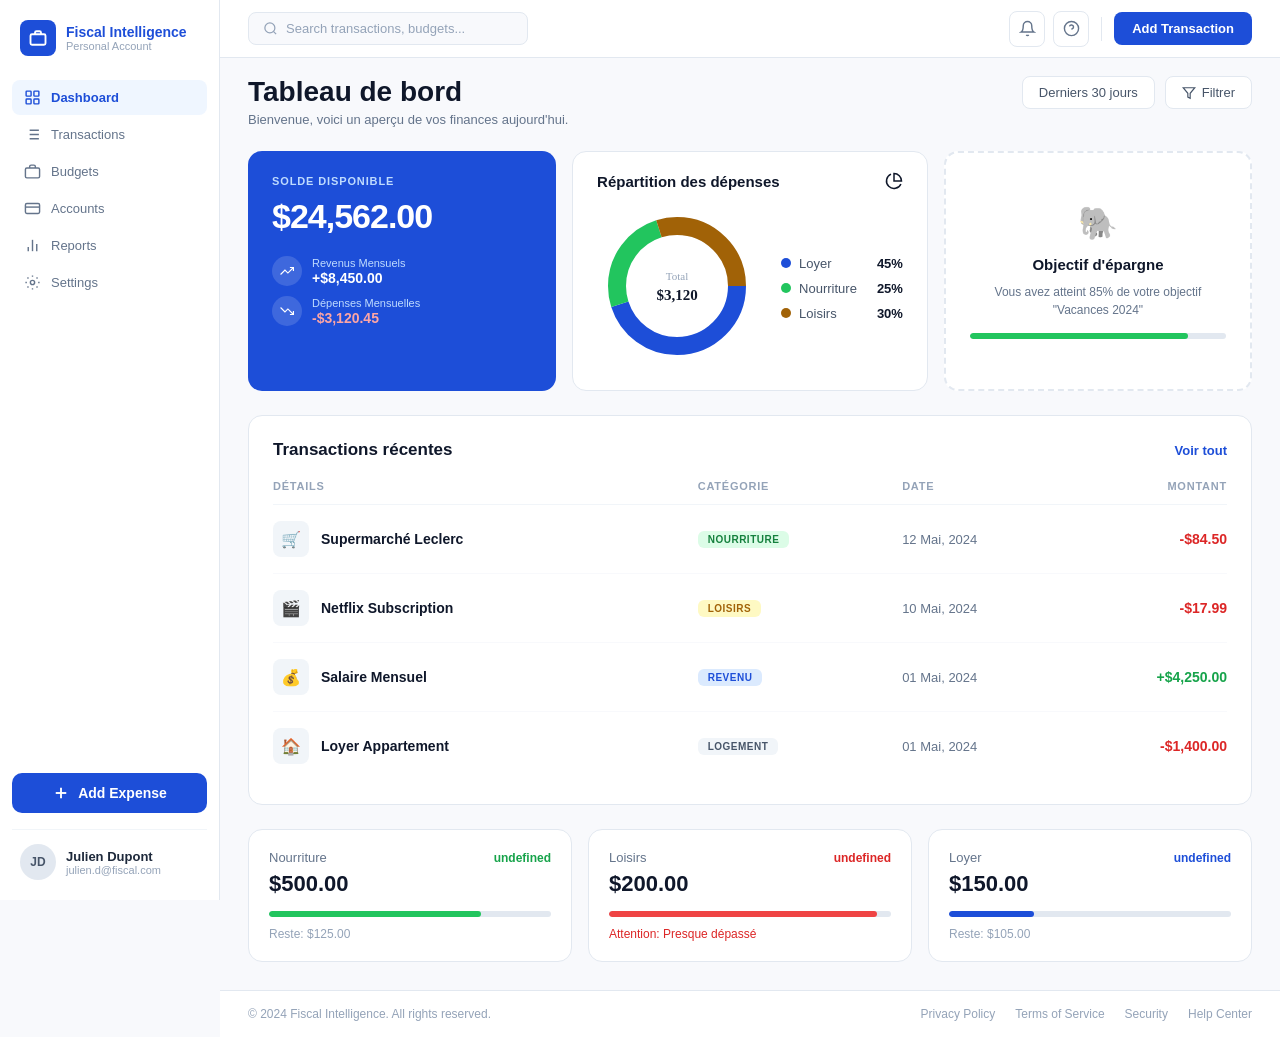
<file: index.html>
<!doctype html>
<html lang="fr">

<head>
    <meta charset="UTF-8" />
    <meta name="viewport" content="width=device-width, initial-scale=1.0" />
    <meta http-equiv="Content-Security-Policy" content="default-src 'self'; script-src 'self' 'unsafe-inline'; style-src 'self' 'unsafe-inline'; img-src 'self' data: https:; connect-src 'self' http://localhost:3000 ws://localhost:3000; font-src 'self' data:;" />
    <link rel="stylesheet" href="./budget-tracker.css" />
    <title>Fiscal Intelligence – Dashboard</title>
</head>

<body>

    <!-- ── Sidebar ── -->
    <aside class="sidebar">
        <div class="sidebar-brand">
            <div class="brand-icon">
                <svg viewBox="0 0 24 24" fill="none" stroke="currentColor" stroke-width="2.5">
                    <rect x="2" y="7" width="20" height="14" rx="2" />
                    <path d="M16 7V5a2 2 0 00-2-2h-4a2 2 0 00-2 2v2" />
                </svg>
            </div>
            <div>
                <div class="brand-name">Fiscal Intelligence</div>
                <div class="brand-sub">Personal Account</div>
            </div>
        </div>

        <nav class="sidebar-nav">
            <a href="#" class="nav-item active" data-page="dashboard">
                <svg viewBox="0 0 24 24" fill="none" stroke="currentColor" stroke-width="2">
                    <rect x="3" y="3" width="7" height="7" rx="1" />
                    <rect x="14" y="3" width="7" height="7" rx="1" />
                    <rect x="3" y="14" width="7" height="7" rx="1" />
                    <rect x="14" y="14" width="7" height="7" rx="1" />
                </svg>
                Dashboard
            </a>
            <a href="#" class="nav-item" data-page="transactions">
                <svg viewBox="0 0 24 24" fill="none" stroke="currentColor" stroke-width="2">
                    <path d="M8 6h13M8 12h13M8 18h13M3 6h.01M3 12h.01M3 18h.01" />
                </svg>
                Transactions
            </a>
            <a href="#" class="nav-item" data-page="budgets">
                <svg viewBox="0 0 24 24" fill="none" stroke="currentColor" stroke-width="2">
                    <rect x="2" y="7" width="20" height="14" rx="2" />
                    <path d="M16 7V5a2 2 0 00-2-2h-4a2 2 0 00-2 2v2" />
                </svg>
                Budgets
            </a>
            <a href="#" class="nav-item" data-page="accounts">
                <svg viewBox="0 0 24 24" fill="none" stroke="currentColor" stroke-width="2">
                    <rect x="2" y="5" width="20" height="14" rx="2" />
                    <line x1="2" y1="10" x2="22" y2="10" />
                </svg>
                Accounts
            </a>
            <a href="#" class="nav-item" data-page="reports">
                <svg viewBox="0 0 24 24" fill="none" stroke="currentColor" stroke-width="2">
                    <line x1="18" y1="20" x2="18" y2="10" />
                    <line x1="12" y1="20" x2="12" y2="4" />
                    <line x1="6" y1="20" x2="6" y2="14" />
                </svg>
                Reports
            </a>
            <a href="#" class="nav-item" data-page="settings">
                <svg viewBox="0 0 24 24" fill="none" stroke="currentColor" stroke-width="2">
                    <circle cx="12" cy="12" r="3" />
                    <path
                        d="M19.07 4.93l-1.41 1.41M4.93 4.93l1.41 1.41M12 2v2M12 20v2M2 12h2M20 12h2M19.07 19.07l-1.41-1.41M4.93 19.07l1.41-1.41" />
                </svg>
                Settings
            </a>
        </nav>

        <button class="add-expense-btn" id="addExpenseBtn">
            <svg viewBox="0 0 24 24" fill="none" stroke="currentColor" stroke-width="2.5">
                <line x1="12" y1="5" x2="12" y2="19" />
                <line x1="5" y1="12" x2="19" y2="12" />
            </svg>
            Add Expense
        </button>

        <div class="sidebar-user">
            <div class="user-avatar">JD</div>
            <div>
                <div class="user-name">Julien Dupont</div>
                <div class="user-email">julien.d@fiscal.com</div>
            </div>
        </div>
    </aside>

    <!-- ── Main ── -->
    <div class="main-wrapper">

        <!-- Top bar -->
        <header class="topbar">
            <div class="search-box">
                <svg viewBox="0 0 24 24" fill="none" stroke="currentColor" stroke-width="2">
                    <circle cx="11" cy="11" r="8" />
                    <path d="m21 21-4.35-4.35" />
                </svg>
                <input type="text" placeholder="Search transactions, budgets..." />
            </div>
            <div class="topbar-actions">
                <button class="icon-btn">
                    <svg viewBox="0 0 24 24" fill="none" stroke="currentColor" stroke-width="2">
                        <path d="M18 8A6 6 0 006 8c0 7-3 9-3 9h18s-3-2-3-9M13.73 21a2 2 0 01-3.46 0" />
                    </svg>
                </button>
                <button class="icon-btn">
                    <svg viewBox="0 0 24 24" fill="none" stroke="currentColor" stroke-width="2">
                        <circle cx="12" cy="12" r="10" />
                        <path d="M9.09 9a3 3 0 015.83 1c0 2-3 3-3 3M12 17h.01" />
                        
                    </svg>
                </button>
                <div class="topbar-divider"></div>
                <button class="btn-add-transaction">Add Transaction</button>
            </div>
        </header>

        <!-- Page content rendered by JS -->
        <main class="page-content" id="pageContent"></main>

        <footer class="page-footer">
            <span>© 2024 Fiscal Intelligence. All rights reserved.</span>
            <div class="footer-links">
                <a href="#">Privacy Policy</a>
                <a href="#">Terms of Service</a>
                <a href="#">Security</a>
                <a href="#">Help Center</a>
            </div>
        </footer>
    </div>

</body>
<script type="module" src="./main.js"></script>

</html>
</file>
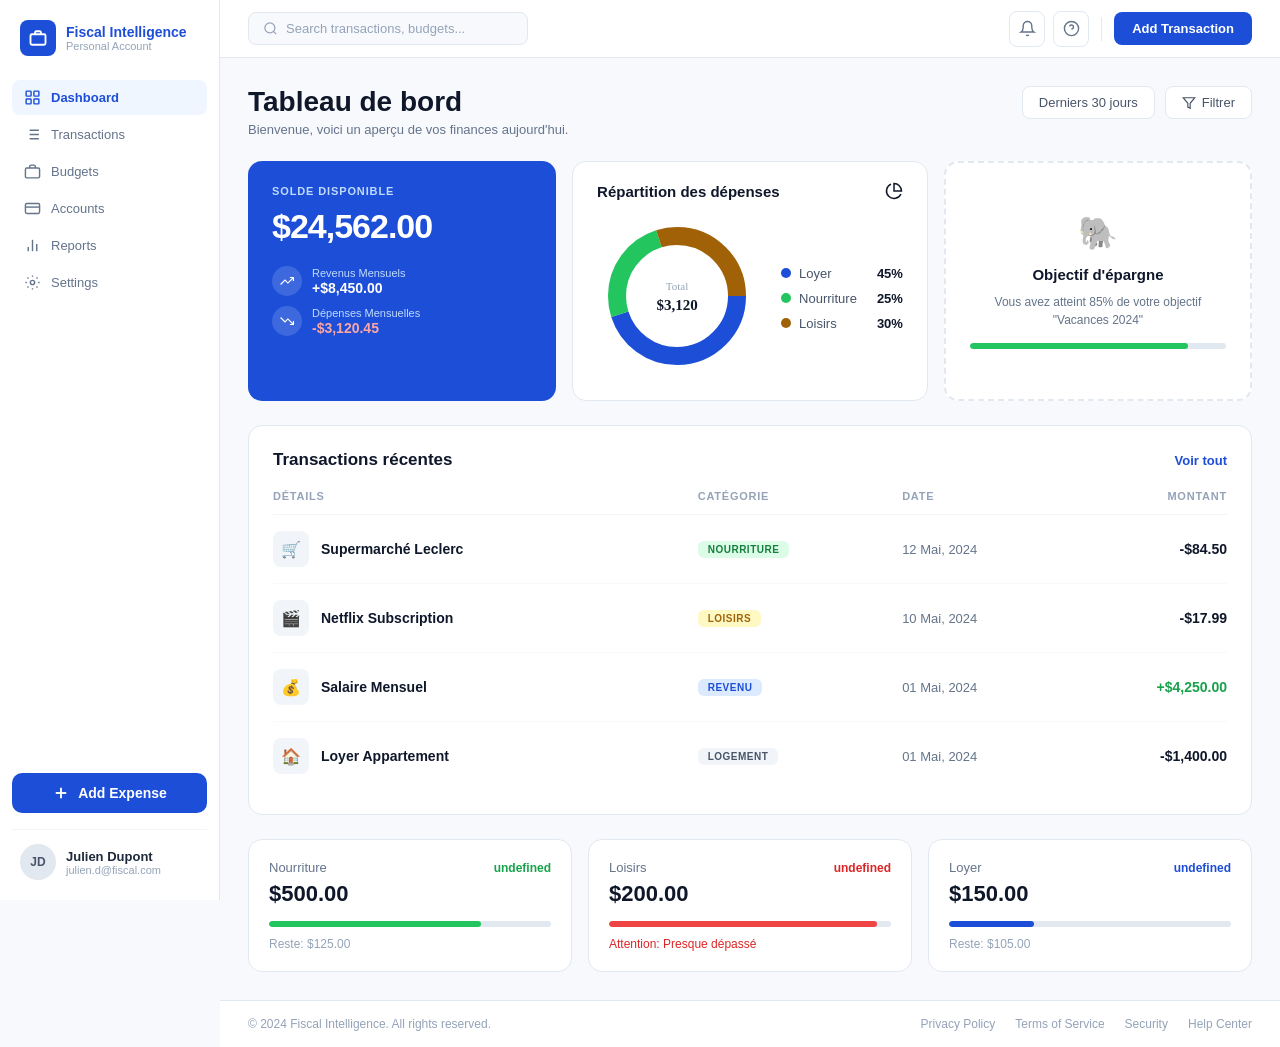
<file: dashboard.html>
<!doctype html>
<html lang="fr">

<head>
    <meta charset="UTF-8" />
    <meta name="viewport" content="width=device-width, initial-scale=1.0" />
    <link rel="stylesheet" href="./dashboard.css" />
    <title>Fiscal Intelligence – Dashboard</title>
</head>

<body>

    <!-- ── Sidebar ── -->
    <aside class="sidebar">
        <div class="sidebar-brand">
            <div class="brand-icon">
                <svg viewBox="0 0 24 24" fill="none" stroke="currentColor" stroke-width="2.5">
                    <rect x="2" y="7" width="20" height="14" rx="2" />
                    <path d="M16 7V5a2 2 0 00-2-2h-4a2 2 0 00-2 2v2" />
                </svg>
            </div>
            <div>
                <div class="brand-name">Fiscal Intelligence</div>
                <div class="brand-sub">Personal Account</div>
            </div>
        </div>

        <nav class="sidebar-nav">
            <a href="#" class="nav-item active" data-page="dashboard">
                <svg viewBox="0 0 24 24" fill="none" stroke="currentColor" stroke-width="2">
                    <rect x="3" y="3" width="7" height="7" rx="1" />
                    <rect x="14" y="3" width="7" height="7" rx="1" />
                    <rect x="3" y="14" width="7" height="7" rx="1" />
                    <rect x="14" y="14" width="7" height="7" rx="1" />
                </svg>
                Dashboard
            </a>
            <a href="#" class="nav-item" data-page="transactions">
                <svg viewBox="0 0 24 24" fill="none" stroke="currentColor" stroke-width="2">
                    <path d="M8 6h13M8 12h13M8 18h13M3 6h.01M3 12h.01M3 18h.01" />
                </svg>
                Transactions
            </a>
            <a href="#" class="nav-item" data-page="budgets">
                <svg viewBox="0 0 24 24" fill="none" stroke="currentColor" stroke-width="2">
                    <rect x="2" y="7" width="20" height="14" rx="2" />
                    <path d="M16 7V5a2 2 0 00-2-2h-4a2 2 0 00-2 2v2" />
                </svg>
                Budgets
            </a>
            <a href="#" class="nav-item" data-page="accounts">
                <svg viewBox="0 0 24 24" fill="none" stroke="currentColor" stroke-width="2">
                    <rect x="2" y="5" width="20" height="14" rx="2" />
                    <line x1="2" y1="10" x2="22" y2="10" />
                </svg>
                Accounts
            </a>
            <a href="#" class="nav-item" data-page="reports">
                <svg viewBox="0 0 24 24" fill="none" stroke="currentColor" stroke-width="2">
                    <line x1="18" y1="20" x2="18" y2="10" />
                    <line x1="12" y1="20" x2="12" y2="4" />
                    <line x1="6" y1="20" x2="6" y2="14" />
                </svg>
                Reports
            </a>
            <a href="#" class="nav-item" data-page="settings">
                <svg viewBox="0 0 24 24" fill="none" stroke="currentColor" stroke-width="2">
                    <circle cx="12" cy="12" r="3" />
                    <path
                        d="M19.07 4.93l-1.41 1.41M4.93 4.93l1.41 1.41M12 2v2M12 20v2M2 12h2M20 12h2M19.07 19.07l-1.41-1.41M4.93 19.07l1.41-1.41" />
                </svg>
                Settings
            </a>
        </nav>

        <button class="add-expense-btn" id="addExpenseBtn">
            <svg viewBox="0 0 24 24" fill="none" stroke="currentColor" stroke-width="2.5">
                <line x1="12" y1="5" x2="12" y2="19" />
                <line x1="5" y1="12" x2="19" y2="12" />
            </svg>
            Add Expense
        </button>

        <div class="sidebar-user">
            <div class="user-avatar">JD</div>
            <div>
                <div class="user-name">Julien Dupont</div>
                <div class="user-email">julien.d@fiscal.com</div>
            </div>
        </div>
    </aside>

    <!-- ── Main ── -->
    <div class="main-wrapper">

        <!-- Top bar -->
        <header class="topbar">
            <div class="search-box">
                <svg viewBox="0 0 24 24" fill="none" stroke="currentColor" stroke-width="2">
                    <circle cx="11" cy="11" r="8" />
                    <path d="m21 21-4.35-4.35" />
                </svg>
                <input type="text" placeholder="Search transactions, budgets..." />
            </div>
            <div class="topbar-actions">
                <button class="icon-btn">
                    <svg viewBox="0 0 24 24" fill="none" stroke="currentColor" stroke-width="2">
                        <path d="M18 8A6 6 0 006 8c0 7-3 9-3 9h18s-3-2-3-9M13.73 21a2 2 0 01-3.46 0" />
                    </svg>
                </button>
                <button class="icon-btn">
                    <svg viewBox="0 0 24 24" fill="none" stroke="currentColor" stroke-width="2">
                        <circle cx="12" cy="12" r="10" />
                        <path d="M9.09 9a3 3 0 015.83 1c0 2-3 3-3 3M12 17h.01" />
                    </svg>
                </button>
                <div class="topbar-divider"></div>
                <button class="btn-add-transaction">Add Transaction</button>
            </div>
        </header>

        <!-- Page content rendered by JS -->
        <main class="page-content" id="pageContent"></main>

        <footer class="page-footer">
            <span>© 2024 Fiscal Intelligence. All rights reserved.</span>
            <div class="footer-links">
                <a href="#">Privacy Policy</a>
                <a href="#">Terms of Service</a>
                <a href="#">Security</a>
                <a href="#">Help Center</a>
            </div>
        </footer>
    </div>

</body>
<script type="module" src="./main.js"></script>

</html>
</file>
<file: budget-tracker.css>
* {
  margin: 0;
  padding: 0;
  box-sizing: border-box;
}

body {
  font-family: "Trebuchet MS", "Lucida Sans Unicode", Arial, sans-serif;
  display: flex;
  min-height: 100vh;
  background: #f8f9fc;
  color: #1e293b;
}

/* ── Sidebar ── */
.sidebar {
  width: 220px;
  flex-shrink: 0;
  background: white;
  border-right: 1px solid #e2e8f0;
  display: flex;
  flex-direction: column;
  padding: 20px 12px;
  position: fixed;
  top: 0;
  left: 0;
  height: 100vh;
}

.sidebar-brand {
  display: flex;
  align-items: center;
  gap: 10px;
  padding: 0 8px 24px;
}

.brand-icon {
  width: 36px;
  height: 36px;
  background: #1d4ed8;
  border-radius: 8px;
  display: flex;
  align-items: center;
  justify-content: center;
  flex-shrink: 0;
}

.brand-icon svg {
  width: 18px;
  height: 18px;
  stroke: white;
}

.brand-name {
  font-size: 14px;
  font-weight: 700;
  color: #1d4ed8;
  line-height: 1.2;
}

.brand-sub {
  font-size: 11px;
  color: #94a3b8;
}

/* Nav */
.sidebar-nav {
  display: flex;
  flex-direction: column;
  gap: 2px;
  flex: 1;
}

.nav-item {
  display: flex;
  align-items: center;
  gap: 10px;
  padding: 9px 12px;
  border-radius: 8px;
  font-size: 13px;
  font-weight: 500;
  color: #64748b;
  text-decoration: none;
  cursor: pointer;
  transition:
    background 0.15s,
    color 0.15s;
}

.nav-item svg {
  width: 17px;
  height: 17px;
  flex-shrink: 0;
}

.nav-item:hover {
  background: #f1f5f9;
  color: #1e293b;
}

.nav-item.active {
  background: #eff6ff;
  color: #1d4ed8;
  font-weight: 600;
}

/* Add expense button */
.add-expense-btn {
  display: flex;
  align-items: center;
  justify-content: center;
  gap: 8px;
  background: #1d4ed8;
  color: white;
  border: none;
  border-radius: 10px;
  padding: 11px 16px;
  font-size: 14px;
  font-weight: 600;
  cursor: pointer;
  margin: 16px 0;
  font-family: inherit;
  transition: background 0.15s;
}

.add-expense-btn svg {
  width: 18px;
  height: 18px;
}

.add-expense-btn:hover {
  background: #1e40af;
}

/* User */
.sidebar-user {
  display: flex;
  align-items: center;
  gap: 10px;
  padding: 14px 8px 0;
  border-top: 1px solid #f1f5f9;
}

.user-avatar {
  width: 36px;
  height: 36px;
  border-radius: 50%;
  background: #e2e8f0;
  display: flex;
  align-items: center;
  justify-content: center;
  font-size: 12px;
  font-weight: 700;
  color: #475569;
  flex-shrink: 0;
  overflow: hidden;
}

.user-avatar img {
  width: 100%;
  height: 100%;
  object-fit: cover;
}

.user-name {
  font-size: 13px;
  font-weight: 600;
  color: #1e293b;
}

.user-email {
  font-size: 11px;
  color: #94a3b8;
}

/* ── Main wrapper ── */
.main-wrapper {
  margin-left: 220px;
  flex: 1;
  display: flex;
  flex-direction: column;
  min-height: 100vh;
}

/* ── Topbar ── */
.topbar {
  background: white;
  border-bottom: 1px solid #e2e8f0;
  height: 58px;
  display: flex;
  align-items: center;
  justify-content: space-between;
  padding: 0 28px;
  position: fixed;
  max-width: calc(100% - 220px);
  width: 100%;
  top: 0;
  z-index: 10;
}

.search-box {
  display: flex;
  align-items: center;
  gap: 8px;
  background: #f8f9fc;
  border: 1px solid #e2e8f0;
  border-radius: 8px;
  padding: 8px 14px;
  width: 280px;
}

.search-box svg {
  width: 15px;
  height: 15px;
  stroke: #94a3b8;
  flex-shrink: 0;
}

.search-box input {
  border: none;
  background: transparent;
  outline: none;
  font-size: 13px;
  color: #64748b;
  width: 100%;
  font-family: inherit;
}

.search-box input::placeholder {
  color: #94a3b8;
}

.topbar-actions {
  display: flex;
  align-items: center;
  gap: 8px;
}

.icon-btn {
  width: 36px;
  height: 36px;
  border: 1px solid #e2e8f0;
  border-radius: 8px;
  background: white;
  display: flex;
  align-items: center;
  justify-content: center;
  cursor: pointer;
}

.icon-btn svg {
  width: 17px;
  height: 17px;
  stroke: #64748b;
}

.topbar-divider {
  width: 1px;
  height: 24px;
  background: #e2e8f0;
  margin: 0 4px;
}

.btn-add-transaction {
  background: #1d4ed8;
  color: white;
  border: none;
  border-radius: 8px;
  padding: 9px 18px;
  font-size: 13px;
  font-weight: 600;
  cursor: pointer;
  font-family: inherit;
  transition: background 0.15s;
}

.btn-add-transaction:hover {
  background: #1e40af;
}

/* ── Page content ── */
.page-content {
  flex: 1;
  padding: 28px;
}

/* ── Dashboard page ── */
.dashboard-header {
  display: flex;
  align-items: flex-start;
  justify-content: space-between;
  margin-bottom: 24px;
  margin-top: 48px;
}

.dashboard-header h1 {
  font-size: 28px;
  font-weight: 700;
  color: #0f172a;
  margin-bottom: 4px;
}

.dashboard-header-title {
  font-size: 28px;
  font-weight: 700;
  color: #0f172a;
  margin-top: 2rem;
  margin-bottom: 1rem;
}

.dashboard-header p {
  font-size: 13px;
  color: #64748b;
}

.header-filters {
  display: flex;
  gap: 10px;
}

.filter-btn {
  display: flex;
  align-items: center;
  gap: 6px;
  padding: 8px 16px;
  border: 1px solid #e2e8f0;
  border-radius: 8px;
  background: white;
  font-size: 13px;
  font-weight: 500;
  color: #475569;
  cursor: pointer;
  font-family: inherit;
}

.filter-btn svg {
  width: 14px;
  height: 14px;
}

/* Top cards row */
.top-cards {
  display: grid;
  grid-template-columns: 1fr 1fr 1fr;
  gap: 16px;
  margin-bottom: 24px;
}

/* Balance card */
.card-balance {
  background: #1d4ed8;
  border-radius: 14px;
  padding: 24px;
  color: white;
}

.card-balance-label {
  font-size: 11px;
  font-weight: 700;
  text-transform: uppercase;
  letter-spacing: 0.08em;
  color: #bfdbfe;
  margin-bottom: 10px;
}

.card-balance-amount {
  font-size: 34px;
  font-weight: 800;
  margin-bottom: 20px;
  letter-spacing: -1px;
}

.balance-stat {
  display: flex;
  align-items: center;
  gap: 10px;
  margin-bottom: 10px;
}

.stat-icon {
  width: 30px;
  height: 30px;
  border-radius: 50%;
  background: rgba(255, 255, 255, 0.15);
  display: flex;
  align-items: center;
  justify-content: center;
  flex-shrink: 0;
}

.stat-icon svg {
  width: 14px;
  height: 14px;
  stroke: white;
}

.stat-label {
  font-size: 11px;
  color: #bfdbfe;
  margin-bottom: 1px;
}

.stat-value {
  font-size: 14px;
  font-weight: 700;
  color: white;
}

.stat-value.negative {
  color: #fca5a5;
}

/* Donut chart card */
.card-donut {
  background: white;
  border: 1px solid #e2e8f0;
  border-radius: 14px;
  padding: 20px 24px;
}

.card-donut-title {
  font-size: 15px;
  font-weight: 700;
  color: #0f172a;
  margin-bottom: 16px;
  display: flex;
  align-items: center;
  justify-content: space-between;
}

.donut-body {
  display: flex;
  align-items: center;
  gap: 24px;
}

.donut-svg-wrap {
  flex-shrink: 0;
}

.donut-legend {
  display: flex;
  flex-direction: column;
  gap: 10px;
}

.legend-item {
  display: flex;
  align-items: center;
  justify-content: space-between;
  gap: 20px;
}

.legend-left {
  display: flex;
  align-items: center;
  gap: 8px;
}

.legend-dot {
  width: 10px;
  height: 10px;
  border-radius: 50%;
  flex-shrink: 0;
}

.legend-label {
  font-size: 13px;
  color: #475569;
}

.legend-pct {
  font-size: 13px;
  font-weight: 700;
  color: #0f172a;
}

/* Savings card */
.card-savings {
  background: white;
  border: 2px dashed #e2e8f0;
  border-radius: 14px;
  padding: 20px 24px;
  display: flex;
  flex-direction: column;
  align-items: center;
  justify-content: center;
  text-align: center;
  gap: 10px;
}

.savings-icon {
  font-size: 32px;
  margin-bottom: 4px;
}

.savings-title {
  font-size: 15px;
  font-weight: 700;
  color: #0f172a;
}

.savings-sub {
  font-size: 12px;
  color: #64748b;
  line-height: 1.5;
}

.savings-progress-track {
  width: 100%;
  background: #e2e8f0;
  border-radius: 99px;
  height: 6px;
  overflow: hidden;
  margin-top: 4px;
}

.savings-progress-fill {
  background: #22c55e;
  height: 100%;
  border-radius: 99px;
  width: 85%;
}

/* ── Recent transactions ── */
.transactions-card {
  background: white;
  border: 1px solid #e2e8f0;
  border-radius: 14px;
  padding: 24px;
  margin-bottom: 24px;
}

.transactions-header {
  display: flex;
  align-items: center;
  justify-content: space-between;
  margin-bottom: 20px;
}

.transactions-header h2 {
  font-size: 17px;
  font-weight: 700;
  color: #0f172a;
}

.voir-tout {
  font-size: 13px;
  font-weight: 600;
  color: #1d4ed8;
  text-decoration: none;
  cursor: pointer;
}

/* ── Main layout: form + right cards ── */
.main-element {
  display: flex;
  align-items: flex-start;
  gap: 20px;
  width: 100%;
  margin-bottom: 2rem;
}

.left-side {
  flex: 1;
}

/* ── Form card ── */
form {
  background: white;
  border: 1px solid #e2e8f0;
  border-radius: 12px;
  padding: 24px;
  flex: 1;
  display: flex;
  flex-direction: column;
  gap: 0;
  height: auto;
  width: auto;
}

.container-input {
  display: flex;
  flex-direction: row;
  gap: 16px;
  margin-bottom: 20px;
}

label {
  font-size: 11px;
  font-weight: 700;
  color: #64748b;
  text-transform: uppercase;
  letter-spacing: 0.05em;
  margin-bottom: 6px;
  display: block;
}

/* Amount field */
.input-left {
  display: flex;
  flex-direction: column;
  flex: 1;
}

.input-container {
  display: flex;
  align-items: center;
  border: 1px solid #e2e8f0;
  border-radius: 8px;
  overflow: hidden;
  margin-top: 0;
  padding: 0;
  gap: 0;
}

.currency-prefix {
  padding: 0 12px;
  font-size: 15px;
  font-weight: 600;
  color: #475569;
  background: #f8f9fc;
  border-right: 1px solid #e2e8f0;
  height: 42px;
  display: flex;
  align-items: center;
}

.montant-input {
  flex: 1;
  border: none;
  outline: none;
  padding: 0 12px;
  font-size: 18px;
  font-weight: 700;
  color: #1e293b;
  height: 42px;
  font-family: inherit;
  width: 80px;
}

.montant {
  border: none;
  border-left: 1px solid #e2e8f0;
  background: #f8f9fc;
  padding: 0 10px;
  font-size: 13px;
  font-weight: 500;
  color: #475569;
  outline: none;
  height: 42px;
  font-family: inherit;
  cursor: pointer;
  border-radius: 0;
}

.input-icon {
  width: 16px;
  height: 16px;
  opacity: 0.4;
  margin: 0 10px;
}

.date-input {
  flex: 1;
  border: none;
  outline: none;
  padding: 0 10px;
  font-size: 13px;
  color: #1e293b;
  font-family: inherit;
  height: 42px;
  background: transparent;
}

/* Expense name field */
.input-right {
  display: flex;
  flex-direction: column;
  flex: 1;
}

.nom-depense-input {
  border: 1px solid #e2e8f0;
  border-radius: 8px;
  padding: 0 14px;
  height: 42px;
  font-size: 14px;
  color: #1e293b;
  outline: none;
  font-family: inherit;
  width: 100%;
}

.nom-depense-input:focus {
  border-color: #93c5fd;
  box-shadow: 0 0 0 3px rgba(59, 130, 246, 0.08);
}

.nom-depense-input::placeholder {
  color: #cbd5e1;
}

/* Categories */
.categorie-container {
  display: flex;
  gap: 8px;
  align-items: center;
}

.categorie-item {
  display: flex;
  flex-direction: column;
  align-items: center;
  gap: 5px;
  padding: 10px 14px;
  border-radius: 10px;
  border: 1.5px solid #e2e8f0;
  cursor: pointer;
  transition: border-color 0.15s, background 0.15s;
  min-width: 70px;
}

.categorie-item:hover {
  border-color: #93c5fd;
}

.categorie-item.selected {
  border-color: #1d4ed8;
  background-color: #eff6ff;
}

.cat-icon {
  width: 22px;
  height: 22px;
}

.categorie-txt {
  font-size: 11px;
  font-weight: 500;
  color: #64748b;
}

.categorie-item.selected .categorie-txt {
  color: #1d4ed8;
}

/* Notes */
.note-container {
  display: flex;
  flex-direction: column;
  gap: 6px;
  margin-bottom: 20px;
}

textarea {
  border: 1px solid #e2e8f0;
  border-radius: 8px;
  padding: 12px 14px;
  font-size: 13px;
  color: #1e293b;
  font-family: inherit;
  resize: none;
  outline: none;
  height: 90px;
  width: 100%;
}

textarea:focus {
  border-color: #93c5fd;
}

textarea::placeholder {
  color: #cbd5e1;
}

/* Buttons */
.btn-container {
  display: flex;
  justify-content: flex-end;
  gap: 12px;
}

.btn-cancel {
  background: transparent;
  border: none;
  padding: 10px 20px;
  font-size: 14px;
  font-weight: 500;
  color: #94a3b8;
  cursor: pointer;
  font-family: inherit;
  border-radius: 8px;
}

.btn-cancel:hover {
  color: #64748b;
  background: #f8f9fc;
}

.btn-save {
  background: #1d4ed8;
  color: white;
  border: none;
  padding: 10px 22px;
  font-size: 14px;
  font-weight: 600;
  border-radius: 8px;
  cursor: pointer;
  font-family: inherit;
}

.btn-save:hover {
  background: #1e40af;
}

/* ── Right side cards ── */
.right-side {
  width: 240px;
  flex-shrink: 0;
  display: flex;
  flex-direction: column;
  gap: 14px;
}

.card {
  border-radius: 12px;
  padding: 18px 20px;
}

.card-blue {
  background: #1d4ed8;
  color: white;
}

.card-blue-title {
  font-size: 15px;
  font-weight: 700;
  margin-bottom: 8px;
  color: white;
}

.card-blue-text {
  font-size: 12px;
  line-height: 1.6;
  color: #bfdbfe;
}

.card-budget {
  background: white;
  border: 1px solid #e2e8f0;
}

.card-tip {
  background: white;
  border: 1px solid #e2e8f0;
}

.card-section-label {
  font-size: 10px;
  font-weight: 700;
  text-transform: uppercase;
  letter-spacing: 0.07em;
  color: #94a3b8;
  margin-bottom: 14px;
}

.budget-amounts {
  display: flex;
  justify-content: space-between;
  margin-bottom: 10px;
}

.budget-sub-label {
  font-size: 11px;
  color: #94a3b8;
  margin-bottom: 2px;
}

.budget-spent {
  font-size: 20px;
  font-weight: 700;
  color: #dc2626;
}

.budget-total-col {
  text-align: right;
}

.budget-total {
  font-size: 15px;
  font-weight: 600;
  color: #16a34a;
}

.progress-bar-track {
  background: #e2e8f0;
  border-radius: 99px;
  height: 6px;
  margin-bottom: 12px;
  overflow: hidden;
}

.progress-bar-fill {
  background: #22c55e;
  height: 100%;
  border-radius: 99px;
  /* width: 68%; */
}

.budget-info-box {
  background: #eff6ff;
  border-radius: 8px;
  padding: 10px 12px;
  display: flex;
  gap: 8px;
  align-items: flex-start;
}

.info-icon {
  width: 14px;
  height: 14px;
  opacity: 0.5;
  margin-top: 1px;
  flex-shrink: 0;
}

.budget-info-box p {
  font-size: 11px;
  color: #1e40af;
  line-height: 1.5;
}

.budget-info-box strong {
  font-weight: 700;
}

.tip-label {
  font-size: 10px;
  font-weight: 700;
  text-transform: uppercase;
  letter-spacing: 0.07em;
  color: #94a3b8;
  margin-bottom: 10px;
}

.tip-text {
  font-size: 12px;
  color: #475569;
  line-height: 1.6;
  font-style: italic;
}

/* Table */
.tx-table {
  width: 100%;
  border-collapse: collapse;
}

.tx-table thead tr {
  border-bottom: 1px solid #f1f5f9;
}

.tx-table th {
  font-size: 11px;
  font-weight: 700;
  text-transform: uppercase;
  letter-spacing: 0.07em;
  color: #94a3b8;
  padding: 0 0 12px;
  text-align: left;
}

.tx-table th:last-child {
  text-align: right;
}

.tx-table tbody tr {
  border-bottom: 1px solid #f8f9fc;
  transition: background 0.1s;
}

.tx-table tbody tr:hover {
  background: #f8f9fc;
}

.tx-table tbody tr:last-child {
  border-bottom: none;
}

.tx-table td {
  padding: 16px 0;
  font-size: 14px;
  color: #1e293b;
}

.tx-table td:last-child {
  text-align: right;
  font-weight: 700;
}

.tx-detail {
  display: flex;
  align-items: center;
  gap: 12px;
}

.tx-icon {
  width: 36px;
  height: 36px;
  border-radius: 8px;
  background: #f1f5f9;
  display: flex;
  align-items: center;
  justify-content: center;
  font-size: 16px;
  flex-shrink: 0;
}

.tx-name {
  font-size: 14px;
  font-weight: 600;
  color: #0f172a;
}

.tx-badge {
  display: inline-block;
  padding: 3px 10px;
  border-radius: 6px;
  font-size: 10px;
  font-weight: 700;
  letter-spacing: 0.05em;
  text-transform: uppercase;
}

.badge-nourriture {
  background: #dcfce7;
  color: #15803d;
}
.badge-loisirs {
  background: #fef9c3;
  color: #a16207;
}
.badge-revenu {
  background: #dbeafe;
  color: #1d4ed8;
}
.badge-logement {
  background: #f1f5f9;
  color: #475569;
}

.tx-date {
  font-size: 13px;
  color: #64748b;
}

.tx-amount.positive {
  color: #16a34a;
}
.tx-amount.negative {
  color: #dc2626;
}

/* ── Budget cards ── */
.budget-cards {
  display: grid;
  grid-template-columns: repeat(3, 1fr);
  gap: 16px;
}

.budget-card {
  background: white;
  border: 1px solid #e2e8f0;
  border-radius: 14px;
  padding: 20px;
}

.budget-card-header {
  display: flex;
  align-items: center;
  justify-content: space-between;
  margin-bottom: 6px;
}

.budget-card-name {
  font-size: 13px;
  font-weight: 500;
  color: #64748b;
}

.budget-card-pct {
  font-size: 12px;
  font-weight: 700;
}

.pct-normal {
  color: #16a34a;
}
.pct-warning {
  color: #dc2626;
}
.pct-ok {
  color: #1d4ed8;
}

.budget-card-amount {
  font-size: 22px;
  font-weight: 700;
  color: #0f172a;
  margin-bottom: 14px;
}

.budget-track {
  background: #e2e8f0;
  border-radius: 99px;
  height: 6px;
  overflow: hidden;
  margin-bottom: 10px;
}

.budget-fill {
  height: 100%;
  border-radius: 99px;
}

.fill-green {
  background: #22c55e;
}
.fill-red {
  background: #ef4444;
}

.fill-blue {
  background: #1d4ed8;
}

.budget-rest {
  font-size: 12px;
  color: #94a3b8;
}

.budget-rest.warning {
  color: #dc2626;
}

/* ── Placeholder pages ── */
.placeholder-page {
  display: flex;
  flex-direction: column;
  align-items: center;
  justify-content: center;
  height: 60vh;
  gap: 12px;
  color: #94a3b8;
}

.placeholder-page h2 {
  font-size: 22px;
  color: #475569;
}

.placeholder-page p {
  font-size: 14px;
}

/* ── Footer ── */
.page-footer {
  border-top: 1px solid #e2e8f0;
  padding: 16px 28px;
  display: flex;
  align-items: center;
  justify-content: space-between;
  background: white;
}

.page-footer span {
  font-size: 12px;
  color: #94a3b8;
}

.footer-links {
  display: flex;
  gap: 20px;
}

.footer-links a {
  font-size: 12px;
  color: #94a3b8;
  text-decoration: none;
}

.footer-links a:hover {
  color: #64748b;
}

/* ── Add Budget Section ── */
.add-budget-section {
  background: white;
  border: 1px solid #e2e8f0;
  border-radius: 14px;
  padding: 24px;
  margin-top: 24px;
}

.add-budget-form {
  display: flex;
  gap: 12px;
  align-items: flex-end;
  margin-bottom: 16px;
}

.add-budget-input {
  flex: 1;
  border: 1px solid #e2e8f0;
  border-radius: 8px;
  padding: 11px 14px;
  font-size: 14px;
  font-weight: 500;
  color: #1e293b;
  outline: none;
  font-family: inherit;
  transition: border-color 0.15s;
}

.add-budget-input:focus {
  border-color: #93c5fd;
  box-shadow: 0 0 0 3px rgba(59, 130, 246, 0.08);
}

.add-budget-input::placeholder {
  color: #cbd5e1;
}

.add-budget-form .category-items {
  flex: 0 1 180px;
  border: 1px solid #e2e8f0;
  border-radius: 8px;
  background: white;
  padding: 11px 12px;
  font-size: 14px;
  font-weight: 500;
  color: #1e293b;
  outline: none;
  height: auto;
  font-family: inherit;
  cursor: pointer;
  transition: border-color 0.15s;
}

.add-budget-form .category-items:hover {
  border-color: #93c5fd;
}

.add-budget-form .category-items:focus {
  border-color: #93c5fd;
  box-shadow: 0 0 0 3px rgba(59, 130, 246, 0.08);
}

.add-budget-form .category-items option {
  color: #1e293b;
  background: white;
}

.add-budget-btn {
  background: #1d4ed8;
  color: white;
  border: none;
  border-radius: 8px;
  padding: 11px 24px;
  font-size: 14px;
  font-weight: 600;
  cursor: pointer;
  font-family: inherit;
  transition: background 0.15s;
  white-space: nowrap;
  flex-shrink: 0;
}

.add-budget-btn:hover {
  background: #1e40af;
}

.add-budget-btn:active {
  transform: scale(0.98);
}
</file>
<file: dashboard.css>
* {
  margin: 0;
  padding: 0;
  box-sizing: border-box;
}

body {
  font-family: "Trebuchet MS", "Lucida Sans Unicode", Arial, sans-serif;
  display: flex;
  min-height: 100vh;
  background: #f8f9fc;
  color: #1e293b;
}

/* ── Sidebar ── */
.sidebar {
  width: 220px;
  flex-shrink: 0;
  background: white;
  border-right: 1px solid #e2e8f0;
  display: flex;
  flex-direction: column;
  padding: 20px 12px;
  position: fixed;
  top: 0;
  left: 0;
  height: 100vh;
}

.sidebar-brand {
  display: flex;
  align-items: center;
  gap: 10px;
  padding: 0 8px 24px;
}

.brand-icon {
  width: 36px;
  height: 36px;
  background: #1d4ed8;
  border-radius: 8px;
  display: flex;
  align-items: center;
  justify-content: center;
  flex-shrink: 0;
}

.brand-icon svg {
  width: 18px;
  height: 18px;
  stroke: white;
}

.brand-name {
  font-size: 14px;
  font-weight: 700;
  color: #1d4ed8;
  line-height: 1.2;
}

.brand-sub {
  font-size: 11px;
  color: #94a3b8;
}

/* Nav */
.sidebar-nav {
  display: flex;
  flex-direction: column;
  gap: 2px;
  flex: 1;
}

.nav-item {
  display: flex;
  align-items: center;
  gap: 10px;
  padding: 9px 12px;
  border-radius: 8px;
  font-size: 13px;
  font-weight: 500;
  color: #64748b;
  text-decoration: none;
  cursor: pointer;
  transition:
    background 0.15s,
    color 0.15s;
}

.nav-item svg {
  width: 17px;
  height: 17px;
  flex-shrink: 0;
}

.nav-item:hover {
  background: #f1f5f9;
  color: #1e293b;
}

.nav-item.active {
  background: #eff6ff;
  color: #1d4ed8;
  font-weight: 600;
}

/* Add expense button */
.add-expense-btn {
  display: flex;
  align-items: center;
  justify-content: center;
  gap: 8px;
  background: #1d4ed8;
  color: white;
  border: none;
  border-radius: 10px;
  padding: 11px 16px;
  font-size: 14px;
  font-weight: 600;
  cursor: pointer;
  margin: 16px 0;
  font-family: inherit;
  transition: background 0.15s;
}

.add-expense-btn svg {
  width: 18px;
  height: 18px;
}

.add-expense-btn:hover {
  background: #1e40af;
}

/* User */
.sidebar-user {
  display: flex;
  align-items: center;
  gap: 10px;
  padding: 14px 8px 0;
  border-top: 1px solid #f1f5f9;
}

.user-avatar {
  width: 36px;
  height: 36px;
  border-radius: 50%;
  background: #e2e8f0;
  display: flex;
  align-items: center;
  justify-content: center;
  font-size: 12px;
  font-weight: 700;
  color: #475569;
  flex-shrink: 0;
  overflow: hidden;
}

.user-avatar img {
  width: 100%;
  height: 100%;
  object-fit: cover;
}

.user-name {
  font-size: 13px;
  font-weight: 600;
  color: #1e293b;
}

.user-email {
  font-size: 11px;
  color: #94a3b8;
}

/* ── Main wrapper ── */
.main-wrapper {
  margin-left: 220px;
  flex: 1;
  display: flex;
  flex-direction: column;
  min-height: 100vh;
}

/* ── Topbar ── */
.topbar {
  background: white;
  border-bottom: 1px solid #e2e8f0;
  height: 58px;
  display: flex;
  align-items: center;
  justify-content: space-between;
  padding: 0 28px;
  position: sticky;
  top: 0;
  z-index: 10;
}

.search-box {
  display: flex;
  align-items: center;
  gap: 8px;
  background: #f8f9fc;
  border: 1px solid #e2e8f0;
  border-radius: 8px;
  padding: 8px 14px;
  width: 280px;
}

.search-box svg {
  width: 15px;
  height: 15px;
  stroke: #94a3b8;
  flex-shrink: 0;
}

.search-box input {
  border: none;
  background: transparent;
  outline: none;
  font-size: 13px;
  color: #64748b;
  width: 100%;
  font-family: inherit;
}

.search-box input::placeholder {
  color: #94a3b8;
}

.topbar-actions {
  display: flex;
  align-items: center;
  gap: 8px;
}

.icon-btn {
  width: 36px;
  height: 36px;
  border: 1px solid #e2e8f0;
  border-radius: 8px;
  background: white;
  display: flex;
  align-items: center;
  justify-content: center;
  cursor: pointer;
}

.icon-btn svg {
  width: 17px;
  height: 17px;
  stroke: #64748b;
}

.topbar-divider {
  width: 1px;
  height: 24px;
  background: #e2e8f0;
  margin: 0 4px;
}

.btn-add-transaction {
  background: #1d4ed8;
  color: white;
  border: none;
  border-radius: 8px;
  padding: 9px 18px;
  font-size: 13px;
  font-weight: 600;
  cursor: pointer;
  font-family: inherit;
  transition: background 0.15s;
}

.btn-add-transaction:hover {
  background: #1e40af;
}

/* ── Page content ── */
.page-content {
  flex: 1;
  padding: 28px;
}

/* ── Dashboard page ── */
.dashboard-header {
  display: flex;
  align-items: flex-start;
  justify-content: space-between;
  margin-bottom: 24px;
}

.dashboard-header h1 {
  font-size: 28px;
  font-weight: 700;
  color: #0f172a;
  margin-bottom: 4px;
}

.dashboard-header p {
  font-size: 13px;
  color: #64748b;
}

.header-filters {
  display: flex;
  gap: 10px;
}

.filter-btn {
  display: flex;
  align-items: center;
  gap: 6px;
  padding: 8px 16px;
  border: 1px solid #e2e8f0;
  border-radius: 8px;
  background: white;
  font-size: 13px;
  font-weight: 500;
  color: #475569;
  cursor: pointer;
  font-family: inherit;
}

.filter-btn svg {
  width: 14px;
  height: 14px;
}

/* Top cards row */
.top-cards {
  display: grid;
  grid-template-columns: 1fr 1fr 1fr;
  gap: 16px;
  margin-bottom: 24px;
}

/* Balance card */
.card-balance {
  background: #1d4ed8;
  border-radius: 14px;
  padding: 24px;
  color: white;
}

.card-balance-label {
  font-size: 11px;
  font-weight: 700;
  text-transform: uppercase;
  letter-spacing: 0.08em;
  color: #bfdbfe;
  margin-bottom: 10px;
}

.card-balance-amount {
  font-size: 34px;
  font-weight: 800;
  margin-bottom: 20px;
  letter-spacing: -1px;
}

.balance-stat {
  display: flex;
  align-items: center;
  gap: 10px;
  margin-bottom: 10px;
}

.stat-icon {
  width: 30px;
  height: 30px;
  border-radius: 50%;
  background: rgba(255, 255, 255, 0.15);
  display: flex;
  align-items: center;
  justify-content: center;
  flex-shrink: 0;
}

.stat-icon svg {
  width: 14px;
  height: 14px;
  stroke: white;
}

.stat-label {
  font-size: 11px;
  color: #bfdbfe;
  margin-bottom: 1px;
}

.stat-value {
  font-size: 14px;
  font-weight: 700;
  color: white;
}

.stat-value.negative {
  color: #fca5a5;
}

/* Donut chart card */
.card-donut {
  background: white;
  border: 1px solid #e2e8f0;
  border-radius: 14px;
  padding: 20px 24px;
}

.card-donut-title {
  font-size: 15px;
  font-weight: 700;
  color: #0f172a;
  margin-bottom: 16px;
  display: flex;
  align-items: center;
  justify-content: space-between;
}

.donut-body {
  display: flex;
  align-items: center;
  gap: 24px;
}

.donut-svg-wrap {
  flex-shrink: 0;
}

.donut-legend {
  display: flex;
  flex-direction: column;
  gap: 10px;
}

.legend-item {
  display: flex;
  align-items: center;
  justify-content: space-between;
  gap: 20px;
}

.legend-left {
  display: flex;
  align-items: center;
  gap: 8px;
}

.legend-dot {
  width: 10px;
  height: 10px;
  border-radius: 50%;
  flex-shrink: 0;
}

.legend-label {
  font-size: 13px;
  color: #475569;
}

.legend-pct {
  font-size: 13px;
  font-weight: 700;
  color: #0f172a;
}

/* Savings card */
.card-savings {
  background: white;
  border: 2px dashed #e2e8f0;
  border-radius: 14px;
  padding: 20px 24px;
  display: flex;
  flex-direction: column;
  align-items: center;
  justify-content: center;
  text-align: center;
  gap: 10px;
}

.savings-icon {
  font-size: 32px;
  margin-bottom: 4px;
}

.savings-title {
  font-size: 15px;
  font-weight: 700;
  color: #0f172a;
}

.savings-sub {
  font-size: 12px;
  color: #64748b;
  line-height: 1.5;
}

.savings-progress-track {
  width: 100%;
  background: #e2e8f0;
  border-radius: 99px;
  height: 6px;
  overflow: hidden;
  margin-top: 4px;
}

.savings-progress-fill {
  background: #22c55e;
  height: 100%;
  border-radius: 99px;
  width: 85%;
}

/* ── Recent transactions ── */
.transactions-card {
  background: white;
  border: 1px solid #e2e8f0;
  border-radius: 14px;
  padding: 24px;
  margin-bottom: 24px;
}

.transactions-header {
  display: flex;
  align-items: center;
  justify-content: space-between;
  margin-bottom: 20px;
}

.transactions-header h2 {
  font-size: 17px;
  font-weight: 700;
  color: #0f172a;
}

.voir-tout {
  font-size: 13px;
  font-weight: 600;
  color: #1d4ed8;
  text-decoration: none;
  cursor: pointer;
}

/* Table */
.tx-table {
  width: 100%;
  border-collapse: collapse;
}

.tx-table thead tr {
  border-bottom: 1px solid #f1f5f9;
}

.tx-table th {
  font-size: 11px;
  font-weight: 700;
  text-transform: uppercase;
  letter-spacing: 0.07em;
  color: #94a3b8;
  padding: 0 0 12px;
  text-align: left;
}

.tx-table th:last-child {
  text-align: right;
}

.tx-table tbody tr {
  border-bottom: 1px solid #f8f9fc;
  transition: background 0.1s;
}

.tx-table tbody tr:hover {
  background: #f8f9fc;
}

.tx-table tbody tr:last-child {
  border-bottom: none;
}

.tx-table td {
  padding: 16px 0;
  font-size: 14px;
  color: #1e293b;
}

.tx-table td:last-child {
  text-align: right;
  font-weight: 700;
}

.tx-detail {
  display: flex;
  align-items: center;
  gap: 12px;
}

.tx-icon {
  width: 36px;
  height: 36px;
  border-radius: 8px;
  background: #f1f5f9;
  display: flex;
  align-items: center;
  justify-content: center;
  font-size: 16px;
  flex-shrink: 0;
}

.tx-name {
  font-size: 14px;
  font-weight: 600;
  color: #0f172a;
}

.tx-badge {
  display: inline-block;
  padding: 3px 10px;
  border-radius: 6px;
  font-size: 10px;
  font-weight: 700;
  letter-spacing: 0.05em;
  text-transform: uppercase;
}

.badge-nourriture {
  background: #dcfce7;
  color: #15803d;
}
.badge-loisirs {
  background: #fef9c3;
  color: #a16207;
}
.badge-revenu {
  background: #dbeafe;
  color: #1d4ed8;
}
.badge-logement {
  background: #f1f5f9;
  color: #475569;
}

.tx-date {
  font-size: 13px;
  color: #64748b;
}

.tx-amount.positive {
  color: #16a34a;
}
.tx-amount.negative {
  color: #0f172a;
}

/* ── Budget cards ── */
.budget-cards {
  display: grid;
  grid-template-columns: repeat(3, 1fr);
  gap: 16px;
}

.budget-card {
  background: white;
  border: 1px solid #e2e8f0;
  border-radius: 14px;
  padding: 20px;
}

.budget-card-header {
  display: flex;
  align-items: center;
  justify-content: space-between;
  margin-bottom: 6px;
}

.budget-card-name {
  font-size: 13px;
  font-weight: 500;
  color: #64748b;
}

.budget-card-pct {
  font-size: 12px;
  font-weight: 700;
}

.pct-normal {
  color: #16a34a;
}
.pct-warning {
  color: #dc2626;
}
.pct-ok {
  color: #1d4ed8;
}

.budget-card-amount {
  font-size: 22px;
  font-weight: 700;
  color: #0f172a;
  margin-bottom: 14px;
}

.budget-track {
  background: #e2e8f0;
  border-radius: 99px;
  height: 6px;
  overflow: hidden;
  margin-bottom: 10px;
}

.budget-fill {
  height: 100%;
  border-radius: 99px;
}

.fill-green {
  background: #22c55e;
}
.fill-red {
  background: #ef4444;
}

.fill-blue {
  background: #1d4ed8;
}

.budget-rest {
  font-size: 12px;
  color: #94a3b8;
}

.budget-rest.warning {
  color: #dc2626;
}

/* ── Placeholder pages ── */
.placeholder-page {
  display: flex;
  flex-direction: column;
  align-items: center;
  justify-content: center;
  height: 60vh;
  gap: 12px;
  color: #94a3b8;
}

.placeholder-page h2 {
  font-size: 22px;
  color: #475569;
}

.placeholder-page p {
  font-size: 14px;
}

/* ── Footer ── */
.page-footer {
  border-top: 1px solid #e2e8f0;
  padding: 16px 28px;
  display: flex;
  align-items: center;
  justify-content: space-between;
  background: white;
}

.page-footer span {
  font-size: 12px;
  color: #94a3b8;
}

.footer-links {
  display: flex;
  gap: 20px;
}

.footer-links a {
  font-size: 12px;
  color: #94a3b8;
  text-decoration: none;
}

.footer-links a:hover {
  color: #64748b;
}
</file>
